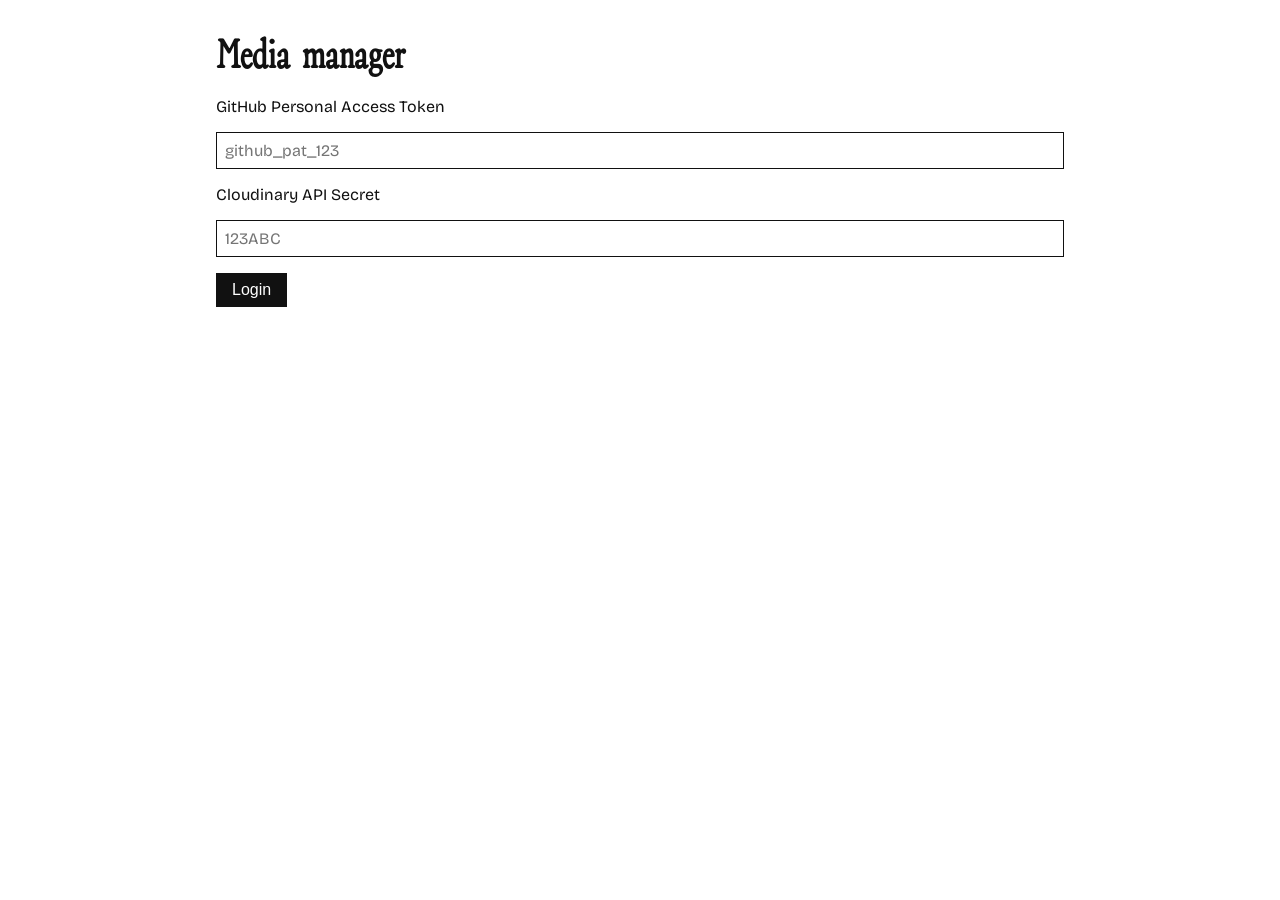
<file: admin/index.html>
<!DOCTYPE html><!-- Website Made by Bence (bencebarens.nl) -->
<html lang="en">
<head>
    <meta charset="UTF-8">
    <meta name="viewport" content="width=device-width, initial-scale=1.0">
    <meta name="author" content="Bence Barens">

    <title>XOLunar | Admin</title>
    <meta name="robots" content="noindex,nofollow">

    <link rel="stylesheet" href="../assets/style/base.css">
    <link rel="stylesheet" href="../assets/style/admin.css">

    <link rel="icon" href="data:image/svg+xml,<svg xmlns=%22http://www.w3.org/2000/svg%22 viewBox=%220 0 100 100%22><text y=%22.9em%22 font-size=%2290%22>👁️</text></svg>">
    <meta name="theme-color" content="#ff0000">
</head>
<body>
    <h1>Media manager</h1>

    <div id="auth-state">
        <label for="token-input">GitHub Personal Access Token</label>
        <input type="password" id="token-input" placeholder="github_pat_123" autocomplete="current-password">

        <label for="cld-secret-input">Cloudinary API Secret</label>
        <input type="password" id="cld-secret-input" placeholder="123ABC" autocomplete="username">

        <button onclick="loginWithCredentials()" type="button">Login</button>

        <div id="login-status"></div>
    </div>

    <div id="dashboard" class="is-hidden">
        <a href="#" onclick="logout()">Log out</a><br><br>

        <div id="status"></div>

        <fieldset>
            <legend>Selected folder</legend>
            <label><input type="radio" name="folder" class="visually-hidden" value="assets/media/Photo/cover art" checked onchange="loadFiles()">Photo / cover art</label>
            <label><input type="radio" name="folder" class="visually-hidden" value="assets/media/Photo/photo" onchange="loadFiles()">Photo / photo</label>
            <label><input type="radio" name="folder" class="visually-hidden" value="assets/media/Photo" onchange="loadFiles()">Photo / other</label>
            <label><input type="radio" name="folder" class="visually-hidden" value="assets/media/audio/beats" onchange="loadFiles()">Audio / beats</label>
            <label><input type="radio" name="folder" class="visually-hidden" value="assets/media/audio/instrumentals" onchange="loadFiles()">Audio / instrumentals</label>
            <label><input type="radio" name="folder" class="visually-hidden" value="videos_json" onchange="loadFiles()">Video</label>
        </fieldset>

        <section class="adding-file">
            <label for="file">Add file to folder</label>
            <div class="upload-field">
                <input type="file" id="file" accept="image/webp, audio/mp3">
                <button id="upload-btn" onclick="uploadFile()" type="submit">Upload file</button>
            </div>
            <p>Note: make sure to only upload .webp in photo folders and .mp3 in audio folders. When uploading images, try to make them 1950px or smaller.</p>
            <p>The file names shown on the website aren't the actual file names; they have been slightly modified (file extensions and underscores) for aesthetics. Any duplicate file names will be overwritten.</p>
        </section>

        <section class="file-section">
            <span>Remove files from folder</span>
            <ul id="file-list" class="file-list"></ul>
        </section>

        <section id="video-upload-section" class="video-control-section is-hidden">
            <span>Upload new video</span>
            <div class="upload-field">
                <input type="text" id="video-folder-input" class="video-folder-input" placeholder="Folder">
                <input type="file" id="cld-file-input" accept="video/mp4,video/webm,video/quicktime">
                <button type="button" id="cld-upload-btn" onclick="uploadAndSyncVideo()">Upload video</button>
            </div>
            <p>Note: make sure to only upload .mp4 files of 1080p or lower and a low framerate. Uploads- and removals have to go through Cloudinary and will take a few minutes to display correctly on both the site and admin panel.</p>
        </section>

        <section id="video-list-section" class="video-control-section is-hidden">
            <span>Remove videos or edit folders</span>
            <p>Note: the folder name is case- and space sensitive. Only videos with the exact same folder name will be placed in the same folder. Folders are updated as soon as you deselect the text field.</p>
            <div class="file-section file-section--nested">
                <ul id="video-file-list" class="file-list"></ul>
            </div>
        </section>
    </div>

    <script src="../assets/script/admin.js"></script>
</body>
</html>
</file>
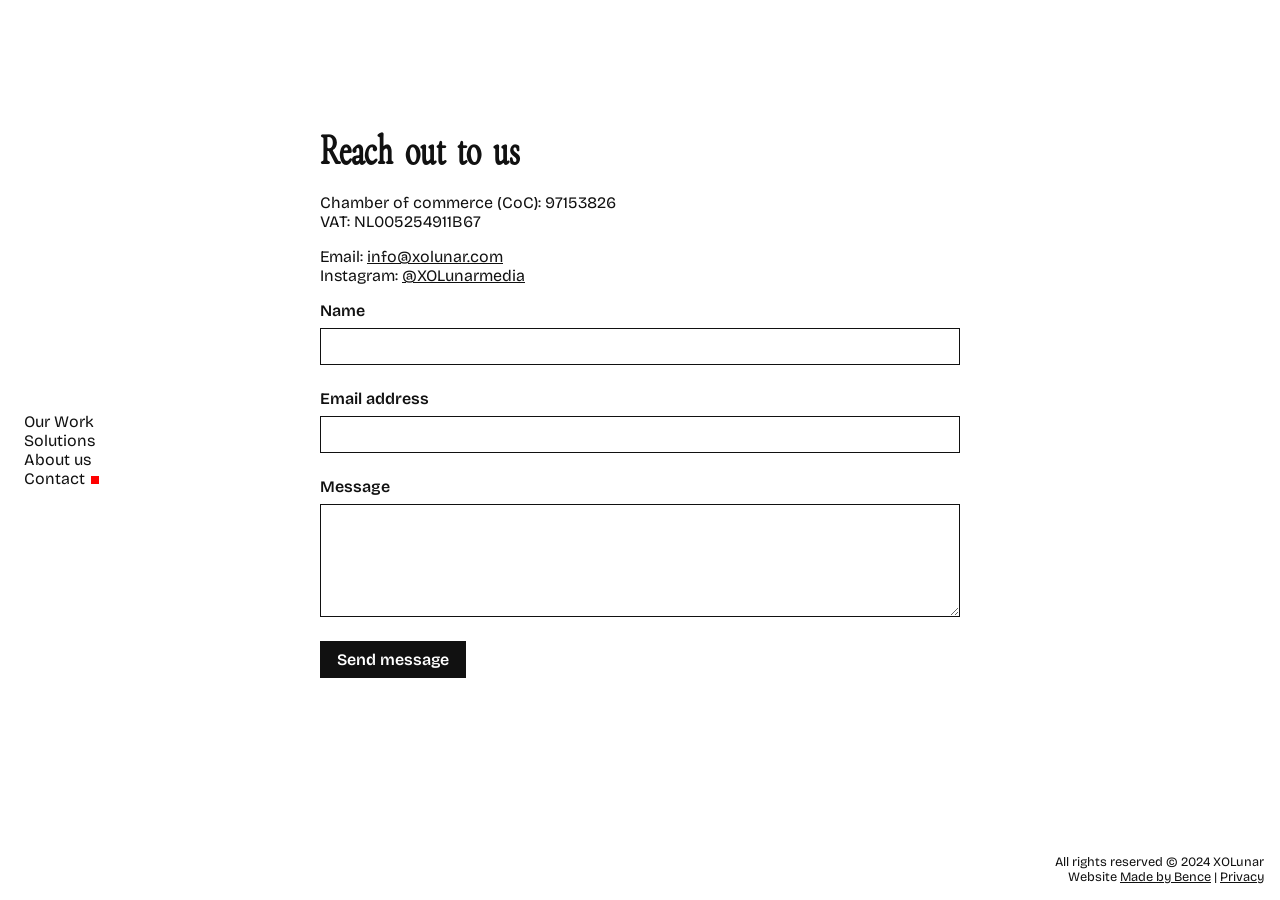
<file: contact/index.html>
<!DOCTYPE html><!-- Website Made by Bence (bencebarens.nl) -->
<html lang="en">
<head>
    <meta charset="UTF-8">
    <meta name="viewport" content="width=device-width, initial-scale=1.0">
    <meta name="author" content="Bence Barens">

    <title>XOLunar | Contact</title>
    <meta name="description" content="We are XOLunar, a tight-knit audiovisual studio based in Amsterdam. We partner with musical artists and visionary events to tell compelling stories through sound, motion, and design. In an industry saturated with recycled aesthetics and copied trends, we exist to break the cycle. We deliver refreshing, original audiovisuals that push boundaries, without losing sight of the proven formulas that drive engagement.">
    <meta name="robots" content="index,follow">

    <meta property="og:site_name" content="XOLunar">
    <meta property="og:description" content="We are XOLunar, a tight-knit audiovisual studio based in Amsterdam. We partner with musical artists and visionary events to tell compelling stories through sound, motion, and design. In an industry saturated with recycled aesthetics and copied trends, we exist to break the cycle. We deliver refreshing, original audiovisuals that push boundaries, without losing sight of the proven formulas that drive engagement.">
    <meta property="og:image" content="">
    <meta property="og:url" content="https://xolunar.com/contact">

    <link rel="stylesheet" href="../assets/style/base.css">
    <link rel="stylesheet" href="../assets/style/main.css">
    <link rel="stylesheet" href="../assets/style/contact.css">

    <link rel="icon" href="data:image/svg+xml,<svg xmlns=%22http://www.w3.org/2000/svg%22 viewBox=%220 0 100 100%22><text y=%22.9em%22 font-size=%2290%22>👁️</text></svg>">
    <meta name="theme-color" content="#ff0000">
</head>
<body id="contact">
    <a href="#main">Skip to main content</a>
    <div id="splash-screen">
        <div></div>
        <div></div>
        <div></div>
        <div></div>
        <div></div>
        <p class="fw-800 wdth-75">XOLUNAR</p>
    </div>
    <header>
        <nav>
            <ul>
                <li><a class="scramble" href="../work">Our Work</a></li>
                <li><a class="scramble" href="../solutions">Solutions</a></li>
                <li><a class="scramble" href="../">About us</a></li>
                <li><a class="scramble" href="" aria-current="page">Contact</a></li>
            </ul>
        </nav>
        <p class="fw-200 wdth-95" id="counter-wrapper">The work of XOLunar has been seen <span id="counter">265.469.778</span> times worldwide</p>
    </header>
    <main id="main">
        <section>
            <h1 class="scramble">Reach out to us</h1>
            <p>Chamber of commerce (CoC): 97153826<br>VAT: NL005254911B67</p>
            <p>Email: <a href="mailto:info%40xolunar.com?subject=New%20inquiry&body=Hi%20XOLunar%2C">info@xolunar.com</a><br>Instagram: <a href="https://www.instagram.com/xolunarmedia/" target="_blank">@XOLunarmedia</a></p>

            <form id="contact-form" action="https://formspree.io/f/xzdnqdbg" method="POST" novalidate>
                <div class="form-group">
                    <label for="name" class="fw-600">Name</label>
                    <input type="text" id="name" name="name" required autocomplete="name" aria-describedby="name-error">
                    <span id="name-error" class="field-error" hidden></span>
                </div>

                <div class="form-group">
                    <label for="email" class="fw-600">Email address</label>
                    <input type="email" id="email" name="email" required autocomplete="email" aria-describedby="email-error" pattern="^[^\s@]+@[^\s@]+\.[^\s@]+$">
                    <span id="email-error" class="field-error" hidden></span>
                </div>

                <div class="form-group">
                    <label for="message" class="fw-600">Message</label>
                    <textarea id="message" name="message" rows="5" required aria-describedby="message-error"></textarea>
                    <span id="message-error" class="field-error" hidden></span>
                </div>

                <button type="submit" class="button">Send message</button>
            </form>
            <dialog id="form-status" class="form-response">
                <div>
                    <p id="status-message"></p>
                    <button type="button" id="close-status" class="close-btn" aria-label="Close notification">&times;</button>
                </div>
            </dialog>
        </section>
    </main>

    <canvas id="y2k-grid" aria-hidden="true"></canvas>

    <footer>
        <p>All rights reserved &copy; <time datetime="2024">2024</time> XOLunar</p>
        <p>Website <a href="https://bencebarens.nl" target="_blank">Made by Bence</a> | <a href="../privacy">Privacy</a></p>
    </footer>

    <script src="../assets/script/main.js"></script>
    <script src="../assets/script/contact.js"></script>
</body>
</html>
</file>
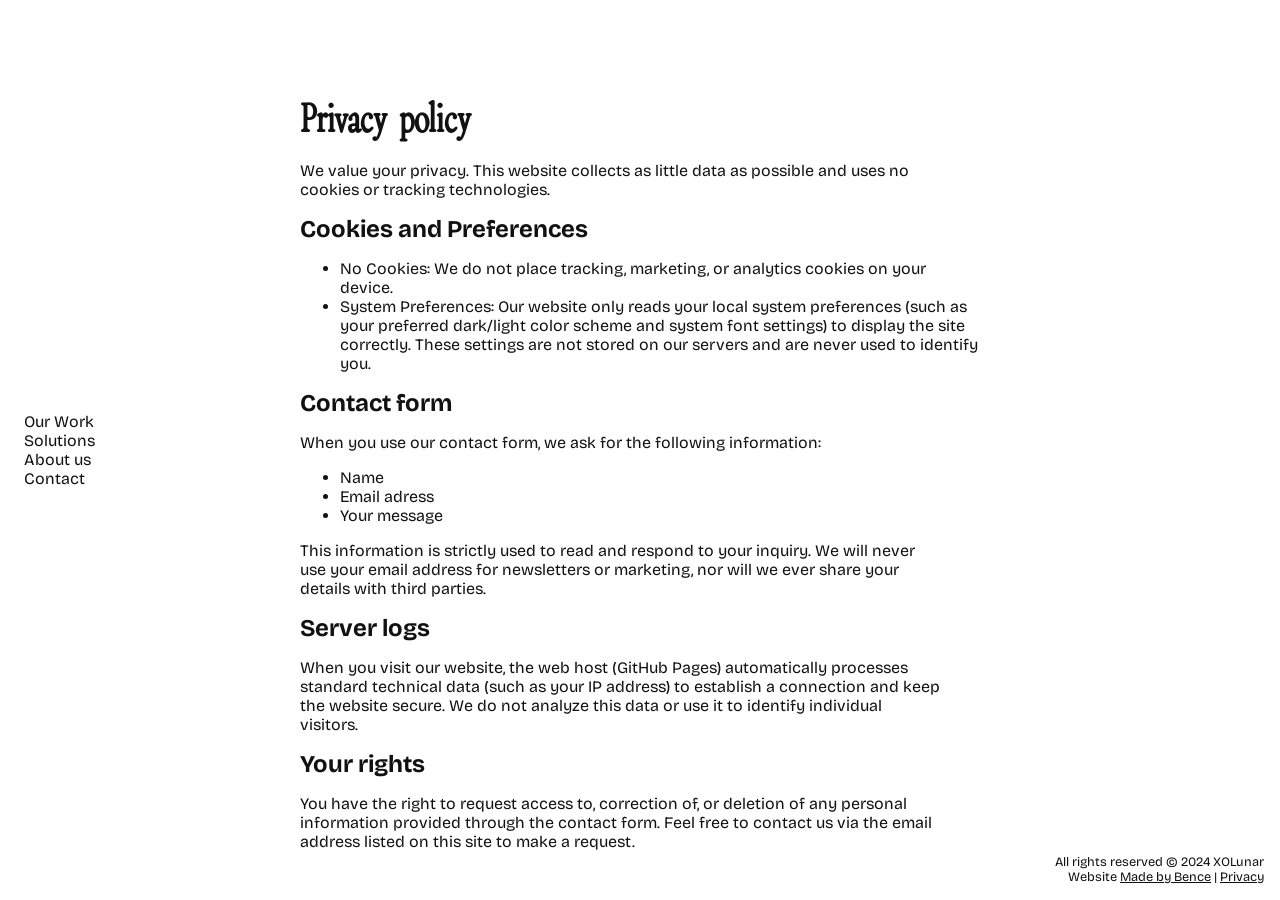
<file: privacy/index.html>
<!DOCTYPE html><!-- Website Made by Bence (bencebarens.nl) -->
<html lang="en">
<head>
    <meta charset="UTF-8">
    <meta name="viewport" content="width=device-width, initial-scale=1.0">
    <meta name="author" content="Bence Barens">

    <title>XOLunar | Privacy</title>
    <meta name="description" content="We are XOLunar, a tight-knit audiovisual studio based in Amsterdam. We partner with musical artists and visionary events to tell compelling stories through sound, motion, and design. In an industry saturated with recycled aesthetics and copied trends, we exist to break the cycle. We deliver refreshing, original audiovisuals that push boundaries, without losing sight of the proven formulas that drive engagement.">
    <meta name="robots" content="noindex,follow">

    <meta property="og:site_name" content="XOLunar">
    <meta property="og:description" content="We are XOLunar, a tight-knit audiovisual studio based in Amsterdam. We partner with musical artists and visionary events to tell compelling stories through sound, motion, and design. In an industry saturated with recycled aesthetics and copied trends, we exist to break the cycle. We deliver refreshing, original audiovisuals that push boundaries, without losing sight of the proven formulas that drive engagement.">
    <meta property="og:image" content="">
    <meta property="og:url" content="https://xolunar.com/privacy">

    <link rel="stylesheet" href="../assets/style/base.css">
    <link rel="stylesheet" href="../assets/style/main.css">
    <link rel="stylesheet" href="../assets/style/privacy.css">

    <link rel="icon" href="data:image/svg+xml,<svg xmlns=%22http://www.w3.org/2000/svg%22 viewBox=%220 0 100 100%22><text y=%22.9em%22 font-size=%2290%22>👁️</text></svg>">
    <meta name="theme-color" content="#ff0000">
</head>
<body>
    <a href="#main">Skip to main content</a>
    <div id="splash-screen">
        <div></div>
        <div></div>
        <div></div>
        <div></div>
        <div></div>
        <p class="fw-800 wdth-75">XOLUNAR</p>
    </div>
    <header>
        <nav>
            <ul>
                <li><a class="scramble" href="../work">Our Work</a></li>
                <li><a class="scramble" href="../solutions">Solutions</a></li>
                <li><a class="scramble" href="../">About us</a></li>
                <li><a class="scramble" href="../contact">Contact</a></li>
            </ul>
        </nav>
        <p class="fw-200 wdth-95" id="counter-wrapper">The work of XOLunar has been seen <span id="counter">252.223.087</span> times worldwide</p>
    </header>
    <main id="main">
        <section>
            <h1>Privacy policy</h1>
            <p>We value your privacy. This website collects as little data as possible and uses no cookies or tracking technologies.</p>
            <h2>Cookies and Preferences</h2>
            <ul>
                <li>No Cookies: We do not place tracking, marketing, or analytics cookies on your device.</li>
                <li>System Preferences: Our website only reads your local system preferences (such as your preferred dark/light color scheme and system font settings) to display the site correctly. These settings are not stored on our servers and are never used to identify you.</li>
            </ul>
            <h2>Contact form</h2>
            <p>When you use our contact form, we ask for the following information:</p>
            <ul>
                <li>Name</li>
                <li>Email adress</li>
                <li>Your message</li>
            </ul>
            <p>This information is strictly used to read and respond to your inquiry. We will never use your email address for newsletters or marketing, nor will we ever share your details with third parties.</p>
            <h2>Server logs</h2>
            <p>When you visit our website, the web host (GitHub Pages) automatically processes standard technical data (such as your IP address) to establish a connection and keep the website secure. We do not analyze this data or use it to identify individual visitors.</p>
            <h2>Your rights</h2>
            <p>You have the right to request access to, correction of, or deletion of any personal information provided through the contact form. Feel free to contact us via the email address listed on this site to make a request.</p>
        </section>
    </main>

    <canvas id="y2k-grid" aria-hidden="true"></canvas>

    <footer>
        <p>All rights reserved &copy; <time datetime="2024">2024</time> XOLunar</p>
        <p>Website <a href="https://bencebarens.nl" target="_blank">Made by Bence</a> | <a href="" aria-current="page">Privacy</a></p>
    </footer>

    <script src="../assets/script/main.js"></script>
</body>
</html>
</file>
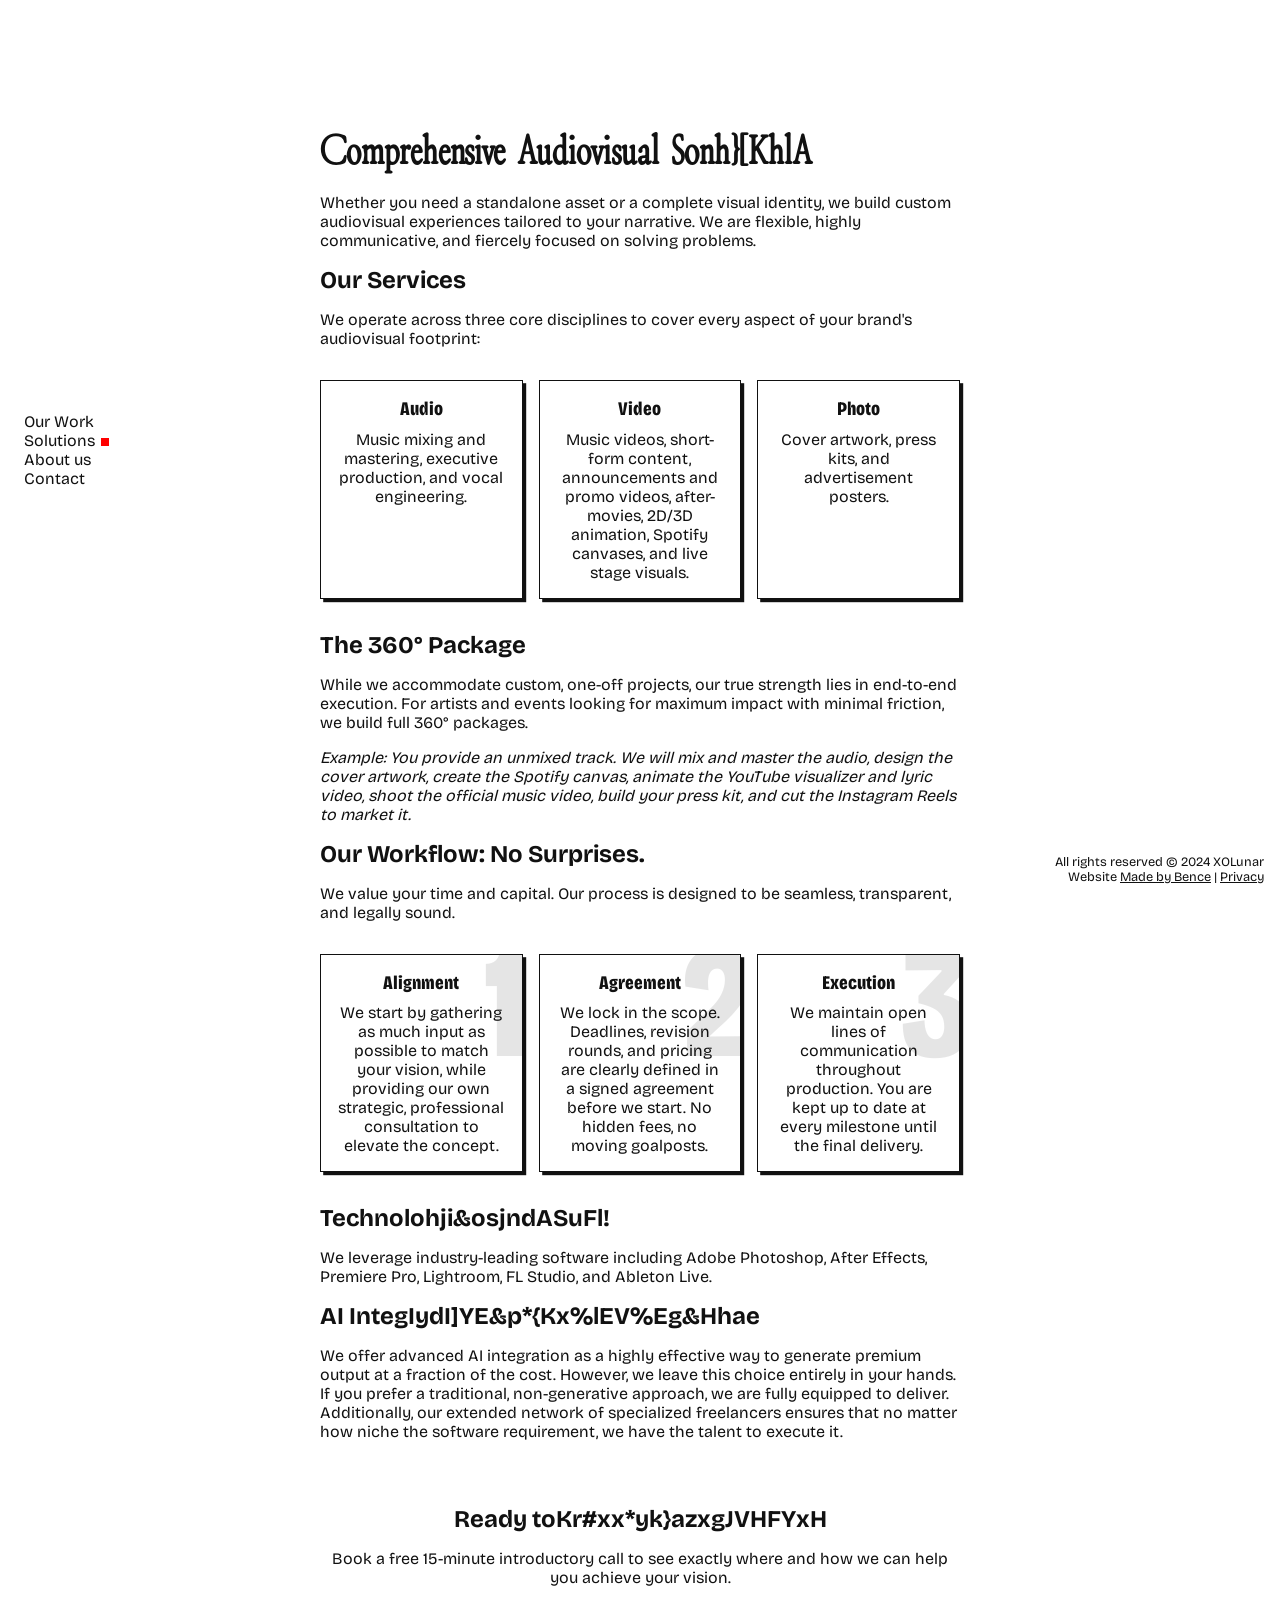
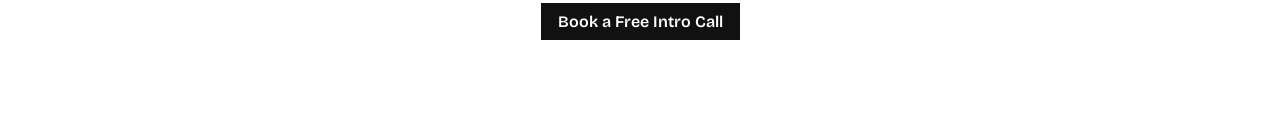
<file: solutions/index.html>
<!DOCTYPE html><!-- Website Made by Bence (bencebarens.nl) -->
<html lang="en">
<head>
    <meta charset="UTF-8">
    <meta name="viewport" content="width=device-width, initial-scale=1.0">
    <meta name="author" content="Bence Barens">

    <title>XOLunar | Solutions</title>
    <meta name="description" content="Whether you need a standalone asset or a complete visual identity, we build custom audiovisual experiences tailored to your narrative. We are flexible, highly communicative, and fiercely focused on solving problems.">
    <meta name="robots" content="index,follow">

    <meta property="og:site_name" content="XOLunar">
    <meta property="og:description" content="Whether you need a standalone asset or a complete visual identity, we build custom audiovisual experiences tailored to your narrative. We are flexible, highly communicative, and fiercely focused on solving problems.">
    <meta property="og:image" content="">
    <meta property="og:url" content="https://xolunar.com/solutions">

    <link rel="stylesheet" href="../assets/style/base.css">
    <link rel="stylesheet" href="../assets/style/main.css">
    <link rel="stylesheet" href="../assets/style/solutions.css">

    <link rel="icon" href="data:image/svg+xml,<svg xmlns=%22http://www.w3.org/2000/svg%22 viewBox=%220 0 100 100%22><text y=%22.9em%22 font-size=%2290%22>👁️</text></svg>">
    <meta name="theme-color" content="#ff0000">
</head>
<body id="solutions">
    <a href="#main">Skip to main content</a>
    <div id="splash-screen">
        <div></div>
        <div></div>
        <div></div>
        <div></div>
        <div></div>
        <p class="fw-800 wdth-75">XOLUNAR</p>
    </div>
    <header>
        <nav>
            <ul>
                <li><a class="scramble" href="../work">Our Work</a></li>
                <li><a class="scramble" href="" aria-current="page">Solutions</a></li>
                <li><a class="scramble" href="../">About us</a></li>
                <li><a class="scramble" href="../contact">Contact</a></li>
            </ul>
        </nav>
        <p class="fw-200 wdth-95" id="counter-wrapper">The work of XOLunar has been seen <span id="counter">265.469.778</span> times worldwide</p>
    </header>
    <main id="main">
        <section>
            <h1 class="scramble">Comprehensive Audiovisual Solutions.</h1>
            <p>Whether you need a standalone asset or a complete visual identity, we build custom audiovisual experiences tailored to your narrative. We are flexible, highly communicative, and fiercely focused on solving problems.</p>
            <h2 class="scramble">Our Services</h2>
            <p>We operate across three core disciplines to cover every aspect of your brand's audiovisual footprint:</p>
            <ul>
                <li><span>Audio</span><br>Music mixing and mastering, executive production, and vocal engineering.</li>
                <li><span>Video</span><br>Music videos, short-form content, announcements and promo videos, after-movies, 2D/3D animation, Spotify canvases, and live stage visuals.</li>
                <li><span>Photo</span><br>Cover artwork, press kits, and advertisement posters.</li>
            </ul>
            <h2 class="scramble">The 360° Package</h2>
            <p>While we accommodate custom, one-off projects, our true strength lies in end-to-end execution. For artists and events looking for maximum impact with minimal friction, we build full 360° packages.</p>
            <p><i>Example: You provide an unmixed track. We will mix and master the audio, design the cover artwork, create the Spotify canvas, animate the YouTube visualizer and lyric video, shoot the official music video, build your press kit, and cut the Instagram Reels to market it.</i></p>
            <h2 class="scramble">Our Workflow: No Surprises.</h2>
            <p>We value your time and capital. Our process is designed to be seamless, transparent, and legally sound.</p>
            <ol>
                <li><span>Alignment</span><br>We start by gathering as much input as possible to match your vision, while providing our own strategic, professional consultation to elevate the concept.</li>
                <li><span>Agreement</span><br>We lock in the scope. Deadlines, revision rounds, and pricing are clearly defined in a signed agreement before we start. No hidden fees, no moving goalposts.</li>
                <li><span>Execution</span><br>We maintain open lines of communication throughout production. You are kept up to date at every milestone until the final delivery.</li>
            </ol>
            <h2 class="scramble">Technology & Innovation</h2>
            <p>We leverage industry-leading software including Adobe Photoshop, After Effects, Premiere Pro, Lightroom, FL Studio, and Ableton Live.</p>
            <h2 class="scramble">AI Integration & Custom Workflows</h2>
            <p>We offer advanced AI integration as a highly effective way to generate premium output at a fraction of the cost. However, we leave this choice entirely in your hands. If you prefer a traditional, non-generative approach, we are fully equipped to deliver. Additionally, our extended network of specialized freelancers ensures that no matter how niche the software requirement, we have the talent to execute it.</p>
        </section>
        <section>
            <h2 class="scramble">Ready to elevate your brand?</h2>
            <p>Book a free 15-minute introductory call to see exactly where and how we can help you achieve your vision.</p>
            <a href="" class="button" onclick="Calendly.initPopupWidget({url: 'https://calendly.com/finance-xolunar/30min'});return false;">Book a Free Intro Call</a>
        </section>
    </main>

    <canvas id="y2k-grid" aria-hidden="true"></canvas>

    <footer>
        <p>All rights reserved &copy; <time datetime="2024">2024</time> XOLunar</p>
        <p>Website <a href="https://bencebarens.nl" target="_blank">Made by Bence</a> | <a href="../privacy">Privacy</a></p>
    </footer>

    <script src="../assets/script/main.js"></script>
    <script src="https://assets.calendly.com/assets/external/widget.js" type="text/javascript" async></script>
</body>
</html>
</file>
<file: assets/style/base.css>
/* Website Made by Bence (bencebarens.nl) */

/**************/
/* CSS REMEDY */
/**************/

html{
	margin: 0;
	padding: 0;
    background-color: var(--color-primary);
    color: var(--color-secondary);
    scroll-behavior: smooth;
}

body, main{
	width: 100%;
	margin: 0;
}

*, *::after, *::before {
    box-sizing:border-box;  
}

/*********************/
/* CUSTOM PROPERTIES */
/*********************/

:root{
    --color-primary: #ffffff;
    --color-secondary: #111111;
    --color-accent: #ff0000;
}

*::selection {
    color: var(--color-primary);
    background-color: var(--color-accent);
    text-shadow: white 0 0 0.2em;
}

*{
    outline: 2px solid rgba(255, 34, 34, 0);
    font-display: swap;
}

*:focus-visible {
    outline: 2px solid var(--color-accent);
}

@media (prefers-color-scheme: dark) {
    :root{
        --color-primary: #111111;
        --color-secondary: #ffffff;
        --color-accent: #ff2222;
    }

    *::selection {
        color: var(--color-secondary);
        background-color: var(--color-accent);
    }
}

@font-face{
    font-family: "Bricolage Grotesque VF";
    src: url("../font/BricolageGrotesqueVariable.ttf") format("truetype");
    font-weight: 200 800;
    font-stretch: 75% 100%;
    font-style: normal;
    font-display: swap;
}

@font-face {
  font-family: 'Bros Italic';
  src: url('../font/ZTBrosOskon90s-Italic.otf') format('opentype');
  font-weight: 400;
  font-style: normal;
  font-display: swap;
}

@font-face {
  font-family: 'Bros';
  src: url('../font/ZTBrosOskon90s-Regular.otf') format('opentype');
  font-weight: 400;
  font-style: italic;
  font-display: swap;
}

.fw-200 { font-weight: 200; }
.fw-400 { font-weight: 400; }   
.fw-600 { font-weight: 600; }
.fw-800 { font-weight: 800; }

.wdth-75 { font-stretch: 75%; }
.wdth-80 { font-stretch: 80%; }
.wdth-85 { font-stretch: 85%; }
.wdth-90 { font-stretch: 90%; }
.wdth-95 { font-stretch: 95%; }
.wdth-100 { font-stretch: 100%; }

/***********/
/* STYLING */
/* GENERAL */
/***********/

body{
    width: 100%;
    margin: 0;
	padding: 0;

    font-family: "Bricolage Grotesque VF", sans-serif;
    font-weight: 400;
    font-stretch: 100%;
    font-variation-settings: 'opsz' 14;

    animation: fade-in 1s;
}

.visually-hidden {
    clip: rect(0 0 0 0);
    clip-path: inset(50%);
    height: 1px;
    overflow: hidden;
    position: absolute;
    white-space: nowrap;
    width: 1px;
}

button, label{
    cursor: pointer;
}

a, input, textarea{
    color: inherit;
    font-family: inherit;
    font: inherit;
    transition: all 200ms ease;
}

a:hover{
    color: var(--color-accent);
    font-weight: 800;
    font-stretch: 95%;
}

P, li{
    max-width: 40em;
}

h1{
    font-variation-settings:'opsz' 72;
    font-family: "Bros", serif;
    margin: 0;
    font-size: 2.5rem;
}

h2, h3, h4 {
    font-variation-settings: 'opsz' 24;
    margin: 0;
}

h5, h6 {
    font-variation-settings: 'opsz' 18;
    margin: 0;
}

button{
    background: none;
    border: none;
    padding: 0;
}

[hidden] {
    display: none !important;
}

.button{
    display: inline-block;
    text-decoration: none;
    padding: 0.5em 1em;
    font-weight: 600;
    font-size: inherit;
    font-family: inherit;
    color: var(--color-primary);
    background-color: var(--color-secondary);
    border: 0.1em solid var(--color-secondary);
    transition: all 200ms ease;
}

.button:hover {
    background-color: var(--color-accent);
    border-color: var(--color-accent);
    color: white;
    font-weight: 600;
    font-stretch: 100%;
}

/* Skip to main */

body > a:first-child{
    position: absolute;
    left: -999rem;
    overflow: hidden;
    opacity: 0;
    transition: opacity 200ms ease;
    text-decoration: none;
}

body > a:first-child:focus{
    position: fixed;
    left: 50%;
    transform: translateX(-50%);
    top: 1rem;
    opacity: 1;
    background: var(--color-secondary);
    color: var(--color-primary);
    padding: 0.5rem;
    z-index: 1000;
}
</file>
<file: assets/style/admin.css>
body {
    width: 100%;
    max-width: 55em;
    margin: auto;
    padding: 2em 1em;
}

section {
    margin-top: 3em;
    border-top: 0.1em solid var(--color-secondary);
}

section > span,
section > label {
    display: block;
    padding: 1em 0;
    font-weight: 800;
    text-align: center;
}

p{
    margin: 1em auto;
}

select,
input {
    background-color: var(--color-primary);
    color: var(--color-secondary);
    font-size: 1em;
    width: 100%;
    padding: 0.5em;
    border: 0.1em solid var(--color-secondary);
}

button {
    background-color: var(--color-secondary);
    color: var(--color-primary);
    width: fit-content;
    padding: 0.5em 1em;
    font-size: 1em;
    cursor: pointer;
    border: none;
}

button:disabled {
    background: #999;
    cursor: not-allowed;
}

fieldset {
    border: none;
    padding: 0;
}

fieldset label {
    border: 0.1em solid var(--color-secondary);
    border-radius: 50em;
    padding: 0.2em 0.5em;
    margin: 0.2em;
    display: inline-block;
    cursor: pointer;
}

fieldset label:has(input:checked) {
    background-color: var(--color-accent);
    color: white;
}

#token-input,
#cld-secret-input,
#auth-state {
    margin: 1em 0;
}

#status,
#login-status {
    margin: 1em 0;
    padding: 1em;
    display: none;
    background: #fdedd9;
    border: 0.1em solid #5c3d0f;
    color: #5c3d0f;
}

#status{
    position: fixed;
    right: 1em;
    bottom: 1em;
    max-width: 20em;
}

.success {
    background: #e6f4ea !important;
    color: #137333 !important;
    border-color: #137333 !important;
}

.error {
    background: #fce8e6 !important;
    color: #c5221f !important;
    border-color: #c5221f !important;
}

.upload-field {
    display: flex;
    gap: 0.5em;
}

#upload-btn, 
#cld-upload-btn {
    width: 12em;
}

.file-list {
    padding: 0;
    list-style-type: none;
}

.file-item {
    display: flex;
    justify-content: space-between;
    align-items: center;
    gap: 0.5em;
    padding: 0.5em 0;
    margin: auto;
    border-bottom: 0.1em solid var(--color-secondary);
}

.file-item:last-child {
    border-bottom: none; 
}

.file-name {
    word-break: break-all;
    flex: 1;
    overflow: hidden;
    text-overflow: ellipsis;
}

.video-folder-input {
    width: 10em;
}

.video-folder-edit {
    width: 7em;
    padding: 0.2em 0.4em;
}

.file-section--nested {
    margin-top: 0;
    border-top: none;
}

.is-hidden {
    display: none !important;
}
</file>
<file: assets/style/main.css>
/* Website Made by Bence (bencebarens.nl) */

/* Header & footer */
header nav{
    z-index: 50;
    position: fixed;
    top: 0;
}

header nav ul{
    list-style: none;
    display: flex;
    margin: 0;
    padding: 0;
}

header nav a{
    text-decoration: none;
}

header p{
    margin: 0 auto;
    padding: 0.4em 0.7em;
    border-radius: 50em;
    text-align: center;
    width: max-content;
    max-width: 100%;
    background-color: var(--color-primary);
    text-wrap: pretty;
}

header p span{
    font-variant-numeric: tabular-nums;
    padding: 0 0.1em;
}

footer{
    padding: 0 1em 3em 1em;
    text-align: center;
}

footer p{
    margin: 0 auto;
    font-size: 0.8em;
}

@media (min-width: 1000px) {
    header nav{
        left: 1em;
        top: 50%;
        padding: 0.5em;
        border-radius: 0.5em;
        transform: translateY(-50%);
    }

    header nav ul{
        flex-direction: column;
    }

    header nav a[aria-current="page"]:after{
        content: "";
        height: 0.5em;
        width: 0.5em;
        display: inline-block;
        background-color: var(--color-accent);
        margin-left: 0.4em;
    }

    header p{
        position: fixed;
        top: 1em;
        left: 50%;
        transform: translateX(-50%);
        z-index: 50;
        background-color: rgba(255, 255, 255, 0.8);
        backdrop-filter: blur(5px);
        -webkit-backdrop-filter: blur(5px);
        animation: showBoxShadowLight linear both;
        animation-timeline: scroll(root block);
        animation-range: 0vh 15vh;
    }

    @media (prefers-color-scheme: dark) {
        header p{
            background-color: rgba(17, 17, 17, 0.6);
            animation: showBoxShadowDark linear both;
            animation-timeline: scroll(root block);
            animation-range: 0vh 15vh;
        }
    }

    @keyframes showBoxShadowLight{
        from{ box-shadow: 0 0 0em -0.5em #000000; border: solid rgba(0, 0, 0, 0) 0.1em; }
        to{ box-shadow: 0 0 0.7em -0.5em #000000; border: solid rgba(0, 0, 0, 0.2) 0.1em; }
    }

    @keyframes showBoxShadowDark{
        from{ box-shadow: 0 0 0em -0.3em #000000; border: solid rgba(255, 255, 255, 0) 0.1em; }
        to{ box-shadow: 0 0 0.7em -0.3em #000000; border: solid rgba(255, 255, 255, 0.2) 0.1em; }
    }

    footer{
        position: fixed;
        padding: 1em;
        right: 0;
        bottom: 0;
        z-index: 50;
        text-align: right;
    }
}

@media (max-width: 999px) {
    header nav{
        width: 100%;
        background-color: var(--color-primary);
        border-bottom: 0.1em solid var(--color-accent);
    }

    header nav ul{
        width: 100%;
        justify-content: space-around;
    }

    header nav li{
        width: 100%;
        position: relative;
        text-align: center;
    }

    header nav li a{
        display: inline-block;
        padding: 0.5em;
        position: relative;
    }

    header nav li:has(a[aria-current="page"]){
        font-weight: 700;
        font-stretch: 95%;
    }

    header nav li a[aria-current="page"]:before{
        content: "";
        background-color: var(--color-accent);
        width: 1em;
        height: 0.25em;
        margin-right: 0.4em;
        left: 50%;
        bottom: 0;
        transform: translateX(-50%);
        position: absolute;
        z-index: 99999999999;
    }

    header p{
        margin-top: 3.5em;
    }
}

@media (max-width: 400px) {
    header nav li{
        font-size: clamp(0.8em, 4vw, 1em);
    }
}

main{
    padding: 8em 1em 2em 1em;
    min-height: 90vh;
}

@media (max-width: 999px) {
    main{
        padding-top: 2em;
    }
}

/* SPLASH SCREEN //////////////////////////////////////////////// */

#splash-screen {
    position: fixed;
    inset: 0;
    background: var(--color-primary);
    display: flex;
    align-items: center;
    justify-content: center;
    z-index: 900;
    overflow: hidden;
    width: 100vw;
    height: 100vh;
    animation: splashFadeOut 0.5s cubic-bezier(.45,0,1,.1) forwards;
    animation-delay: 2s;
}

#splash-screen *{
    cursor: wait;
    touch-action: none;
}

#splash-screen p{
    font-size: 4em;
    transform: scaleY(3);
    opacity: 0;
    animation: splashFadeIn 0s linear forwards;
    animation-delay: 0.5s;
}

#splash-screen.hidden {
    opacity: 0;
    pointer-events: none;
}

#splash-screen div{
    border: 0.3em solid var(--color-accent);
    width: 12em;
    height: 5em;
    position: absolute;
    opacity: 0;
    top: 50%;
    left: 50%;
    transform: translate(calc(-50% + 5em), -50%);
    animation: 
        frameSwoop 1.5s cubic-bezier(0,1,0,1) forwards, 
        splashFadeIn 0s linear forwards,
        frameSwoopBack 0.5s cubic-bezier(.45,-0.1,1,.1) forwards;
    animation-delay: 1s, 1s, 2s;
}

#splash-screen div:nth-last-of-type(1){
    width: 12em;
    height: 5em;
    z-index: 910;
}

#splash-screen div:nth-last-of-type(2){
    width: 17em;
    height: 10em;
}

#splash-screen div:nth-last-of-type(3){
    width: 30em;
    height: 23em;
}

#splash-screen div:nth-last-of-type(4){
    width: 60em;
    height: 53em;
}

#splash-screen div:nth-last-of-type(5){
    width: 90em;
    height: 83em;
}

@keyframes splashFadeIn {
    to { opacity: 1; }
}

@keyframes frameSwoop {
    from { width: 150em; height: 143em; }
}

@keyframes frameSwoopBack {
    to { width: 150em; height: 143em; }
}

@keyframes splashFadeOut {
    70% { opacity: 1; transform: scale(1.5); }
    100% { opacity: 0; transform: scale(3); }
}

@media (prefers-reduced-motion: reduce){
    #splash-screen{
        display: none;
    }
}

/* PIXEL GRID //////////////////////////////////////////////////// */

#y2k-grid{
    position: fixed;
    top: 0;
    left: 0;
    width: 100vw;
    height: 100vh;
    z-index: -1;
    pointer-events: none;
}

.scramble {
    overflow-wrap: break-word;
    word-break: break-word;
    white-space: normal; 
}

/* LIGHTBOX ////////////////////////////////////////////////////// */

#lightbox {
    border: none;
    background: transparent;
    padding: 1em;
    width: 100vw;
    height: 100vh;
    overflow: hidden;
}

#lightbox::backdrop {
    background-color: rgba(0,0,0, 0.8);
    backdrop-filter: blur(10px);
    -webkit-backdrop-filter: blur(10px);
}

#lightbox[open] {
    display: flex;
    flex-direction: column;
    align-items: center;
    justify-content: center;
    animation: fadeIn 0.3s ease-out;
}

@keyframes fadeIn {
    from { opacity: 0; transform: scale(0.95); }
    to { opacity: 1; transform: scale(1); }
}

#lightbox-media {
    display: grid;
    place-items: center;
    max-width: 80vw;
    max-height: 60vh;
    overflow: hidden;
    position: relative;
}

#lightbox-media img,
#lightbox-media video {
    grid-area: 1 / 1;
    max-width: 80vw;
    max-height: 60vh;
    width: auto;
    height: auto;
    object-fit: contain;
    display: block;
}

#lightbox-media .media-placeholder {
    filter: blur(15px);
    transform: scale(1.05);
    transition: opacity 300ms ease;
    pointer-events: none;
}

#lightbox-media .media-full {
    opacity: 0;
    transition: opacity 300ms ease;
}

#lightbox-media .media-full.is-loaded {
    opacity: 1;
}

#lightbox-title {
    margin-top: 1.5em;
    text-align: center;
    max-width: 100%;
    color: white;
    line-break: anywhere;
}

#lightbox-close {
    position: fixed;
    color: white;
    top: 0.5em;
    right: 0.5em;
    background: none;
    border: none;
    font-size: 3em;
    font-weight: 200;
    line-height: 1;
    transition: transform 0.2s ease, color 0.2s ease;
    z-index: 10;
}

#lightbox-close:hover {
    color: var(--color-accent);
}

#carousel-stage.paused {
    animation-play-state: paused;
}

/* CALENDLY ////////////////////////////////////////////////////// */

/* Iframe & content basis */
.calendly-badge-widget iframe,
.calendly-inline-widget iframe,
.calendly-overlay iframe {
    border: 0;
    display: block;
    height: 100%;
    width: 100%;
}

.calendly-popup-content {
    height: 100%;
    position: relative;
}

.calendly-popup-content.calendly-mobile {
    overflow-y: auto;
}

/* Modal Overlay */
.calendly-overlay {
    background-color: rgba(0,0,0, 0.8);
    backdrop-filter: blur(10px);
    -webkit-backdrop-filter: blur(10px);
    inset: 0;
    overflow: hidden;
    position: fixed;
    z-index: 9999;
}

.calendly-overlay .calendly-close-overlay {
    inset: 0;
    position: absolute;
}

/* Modal Popup container */
.calendly-overlay .calendly-popup {
    box-sizing: border-box;
    height: 90%;
    width: calc(100% - 2em);
    position: absolute;
    top: 50%;
    left: 50%;
    transform: translate(-50%, -50%);
}

/* Mobile */
/* Was 975px */
@media (max-width: 649px) {
    .calendly-overlay .calendly-popup {
        margin-top: 2em;
        border-radius: 1em;
        overflow: hidden;
    }
}

/* Sluitknop */
.calendly-overlay .calendly-popup-close {
    background: url(https://assets.calendly.com/assets/external/close-icon.svg) no-repeat center / contain;
    cursor: pointer;
    height: 1.2em;
    position: absolute;
    top: 2em;
    right: 2em;
    width: 1.2em;
}

/* Mobile */
/* Was 975px */
/* @media (max-width: 649px) {
    .calendly-overlay .calendly-popup-close {
        right: 1em;
        top: 1em;
    }
} */

.calendly-badge-widget, .calendly-badge-widget .calendly-badge-content {
    clip: rect(0 0 0 0);
    clip-path: inset(50%);
    height: 1px;
    overflow: hidden;
    position: absolute;
    white-space: nowrap;
    width: 1px;
    opacity: 0;
    display: none;
}

/* Loader / Spinner */
.calendly-spinner {
    inset-inline: 0;
    position: absolute;
    text-align: center;
    top: 50%;
    transform: translateY(-50%);
    z-index: -1;
}

.calendly-spinner > div {
    width: 5em;
    height: 5em;
    border-radius: 50%;
    border: 0.2em solid white;
    border-top-color: var(--color-accent);
    animation: loading 1.2s ease-in-out infinite;
    vertical-align: middle;
    display: inline-block;
}

@keyframes loading {
    to {
        transform: rotate(360deg);
    }
}

.calendly-spinner .calendly-bounce1, .calendly-spinner .calendly-bounce2 {
    display: none;
}
</file>
<file: assets/style/contact.css>
section{
    width: 100%;
    max-width: 40em;
    margin: 0em auto;
}

h1{
    width: fit-content;
}

body.is-submitting,
body.is-submitting * {
    cursor: progress !important;
}

/*****************/
/* FORM STYLING  */
/*****************/

.form-group {
    display: flex;
    flex-direction: column;
    gap: 0.5rem;
    margin-bottom: 1.5rem;
}

input, textarea {
    width: 100%;
    padding: 0.5em;
    background-color: var(--color-primary);
    border: 0.1em solid var(--color-secondary);
}

textarea{
    resize: vertical;
    min-height: calc(1lh + 1.4em);
    max-height: 15em;
}

.field-error {
    color: var(--color-accent);
    font-size: 0.875rem;
    margin-top: 0.25rem;
}

input[aria-invalid="true"],
textarea[aria-invalid="true"] {
    border-color: var(--color-accent) !important;
}

dialog{
    position: fixed;
    padding: 0;
    bottom: 1em;
    padding-left: 1em;
    background-color: var(--color-primary);
    box-shadow: 0 0 1em rgba(0, 0, 0, 0.2);
    max-width: calc(100vw - 2em);
    z-index: 950;
    border: 0.1em solid var(--color-secondary);
}

dialog div{
    display: flex;
    align-items: center;
    justify-content: space-between;
}

dialog button{
    font-size: 1.5em;
    padding: 0.5em;
    transition: all 200ms ease;
}

dialog button:hover{
    color: var(--color-accent);
}
</file>
<file: assets/style/privacy.css>
main{
    margin: auto;
    width: fit-content;
}

@media (min-width: 1000px) {
    main{
        padding-top: 6em;
    }
}
</file>
<file: assets/style/solutions.css>
section{
    width: fit-content;
    margin: 0 auto;
    max-width: min(40em, 100%);
}

h1{
    width: fit-content;
}

main ul, main ol{
    display: grid;
    padding: 0;
    margin: 2em auto;
    gap: 1em;
    list-style-type: none;
}

main ol{
    counter-reset: mijn-teller;
}

main ol li{
    counter-increment: mijn-teller;
    position: relative;
    overflow: hidden;
}

main ol li:before {
    content: counter(mijn-teller);
    position: absolute;
    top: 0;
    right: 0;
    transform: translate(20%, -25%);
    font-size: 10em;
    font-weight: 800;
    font-stretch: 75%;
    opacity: 10%;
    transition: all 100ms ease;
}

main li{
    padding: 1em;
    background-color: var(--color-primary);
    border: 0.1em solid var(--color-secondary);
    box-shadow: 0.2em 0.2em 0 var(--color-secondary);
    transition: all 100ms ease;
}

main li:hover{
    transform: translate(-0.1em, -0.1em);
    box-shadow: 0.3em 0.3em 0 var(--color-accent);
}

main ol li:hover:before{
    color: var(--color-accent);
}

main li span{
    font-size: 1.2em;
    font-weight: 800;
    font-stretch: 75%;
    display: inline-block;
    padding-bottom: 0.5em;
}

main section:last-of-type{
    margin: 4em auto;
    text-align: center;
}

@media (min-width: 550px) {
    main ul, main ol{
        grid-template-columns: 1fr 1fr 1fr;
        text-align: center;
    }
}
</file>
